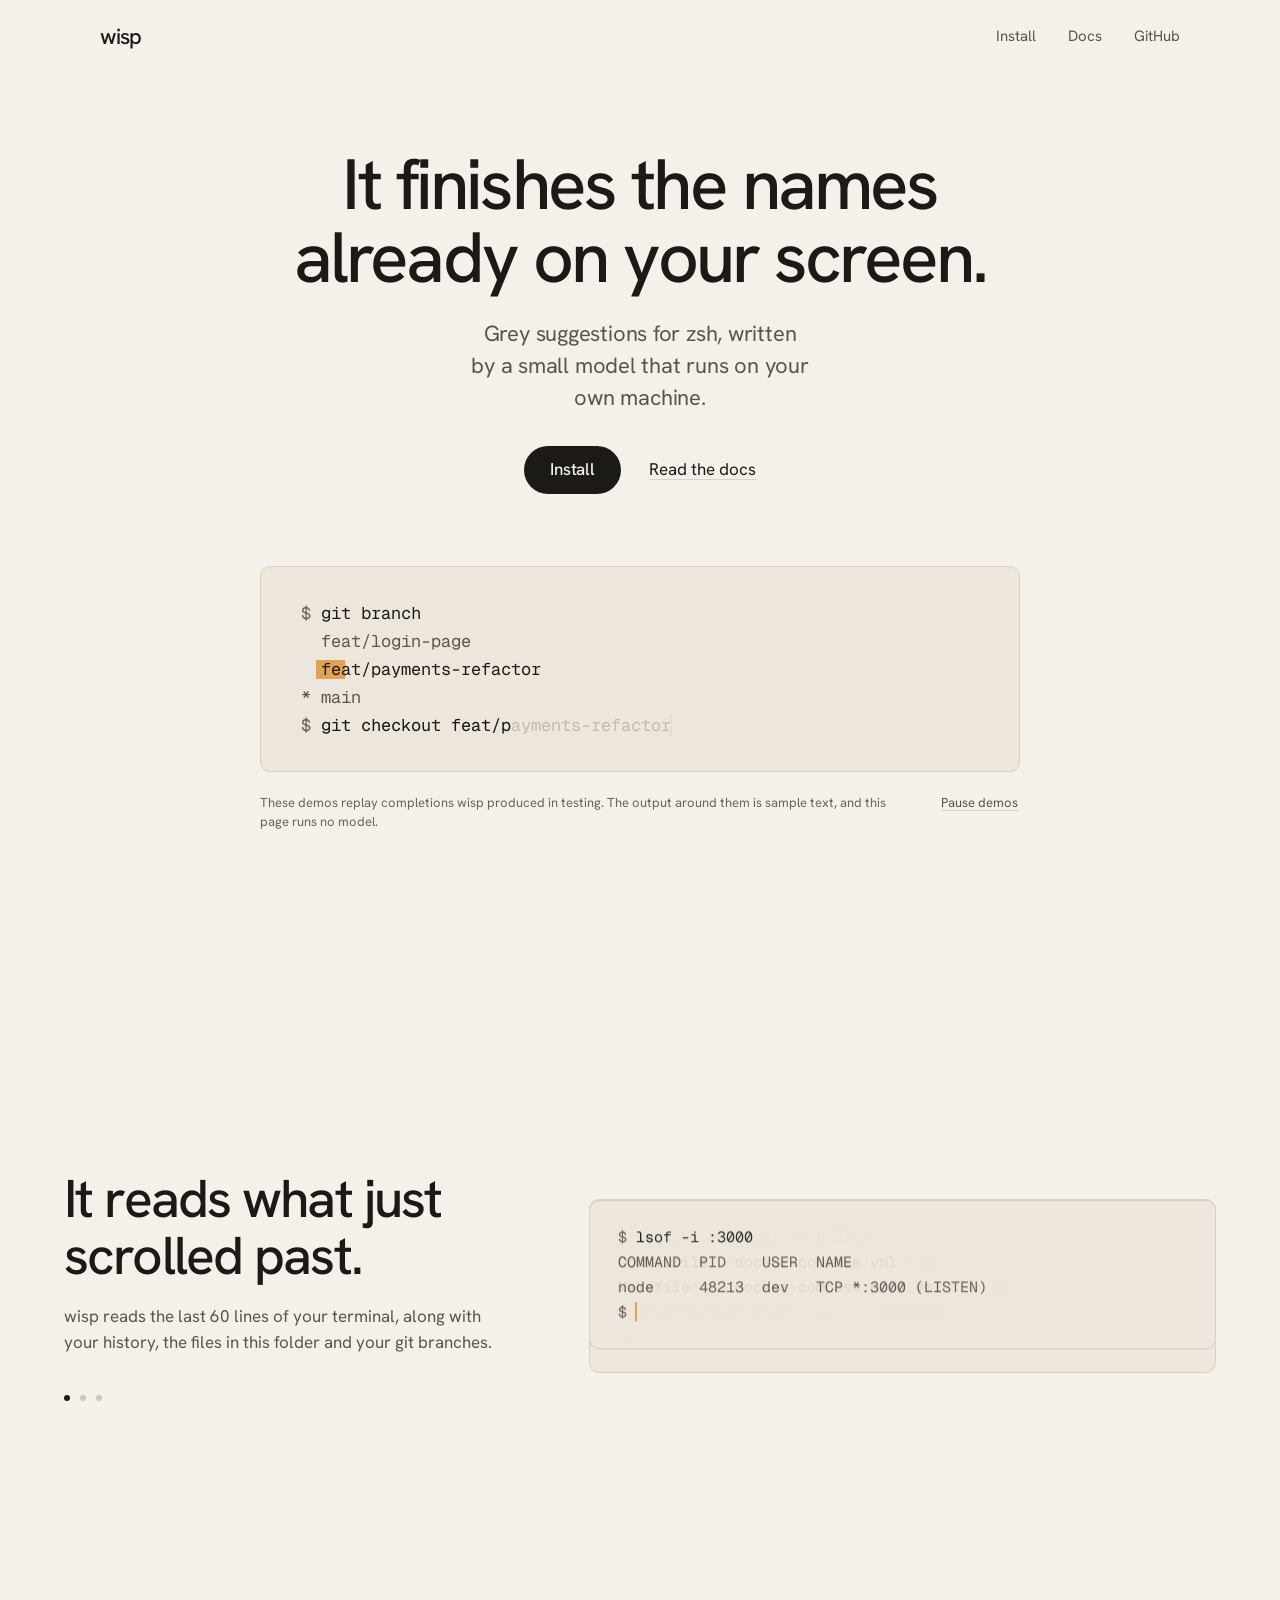
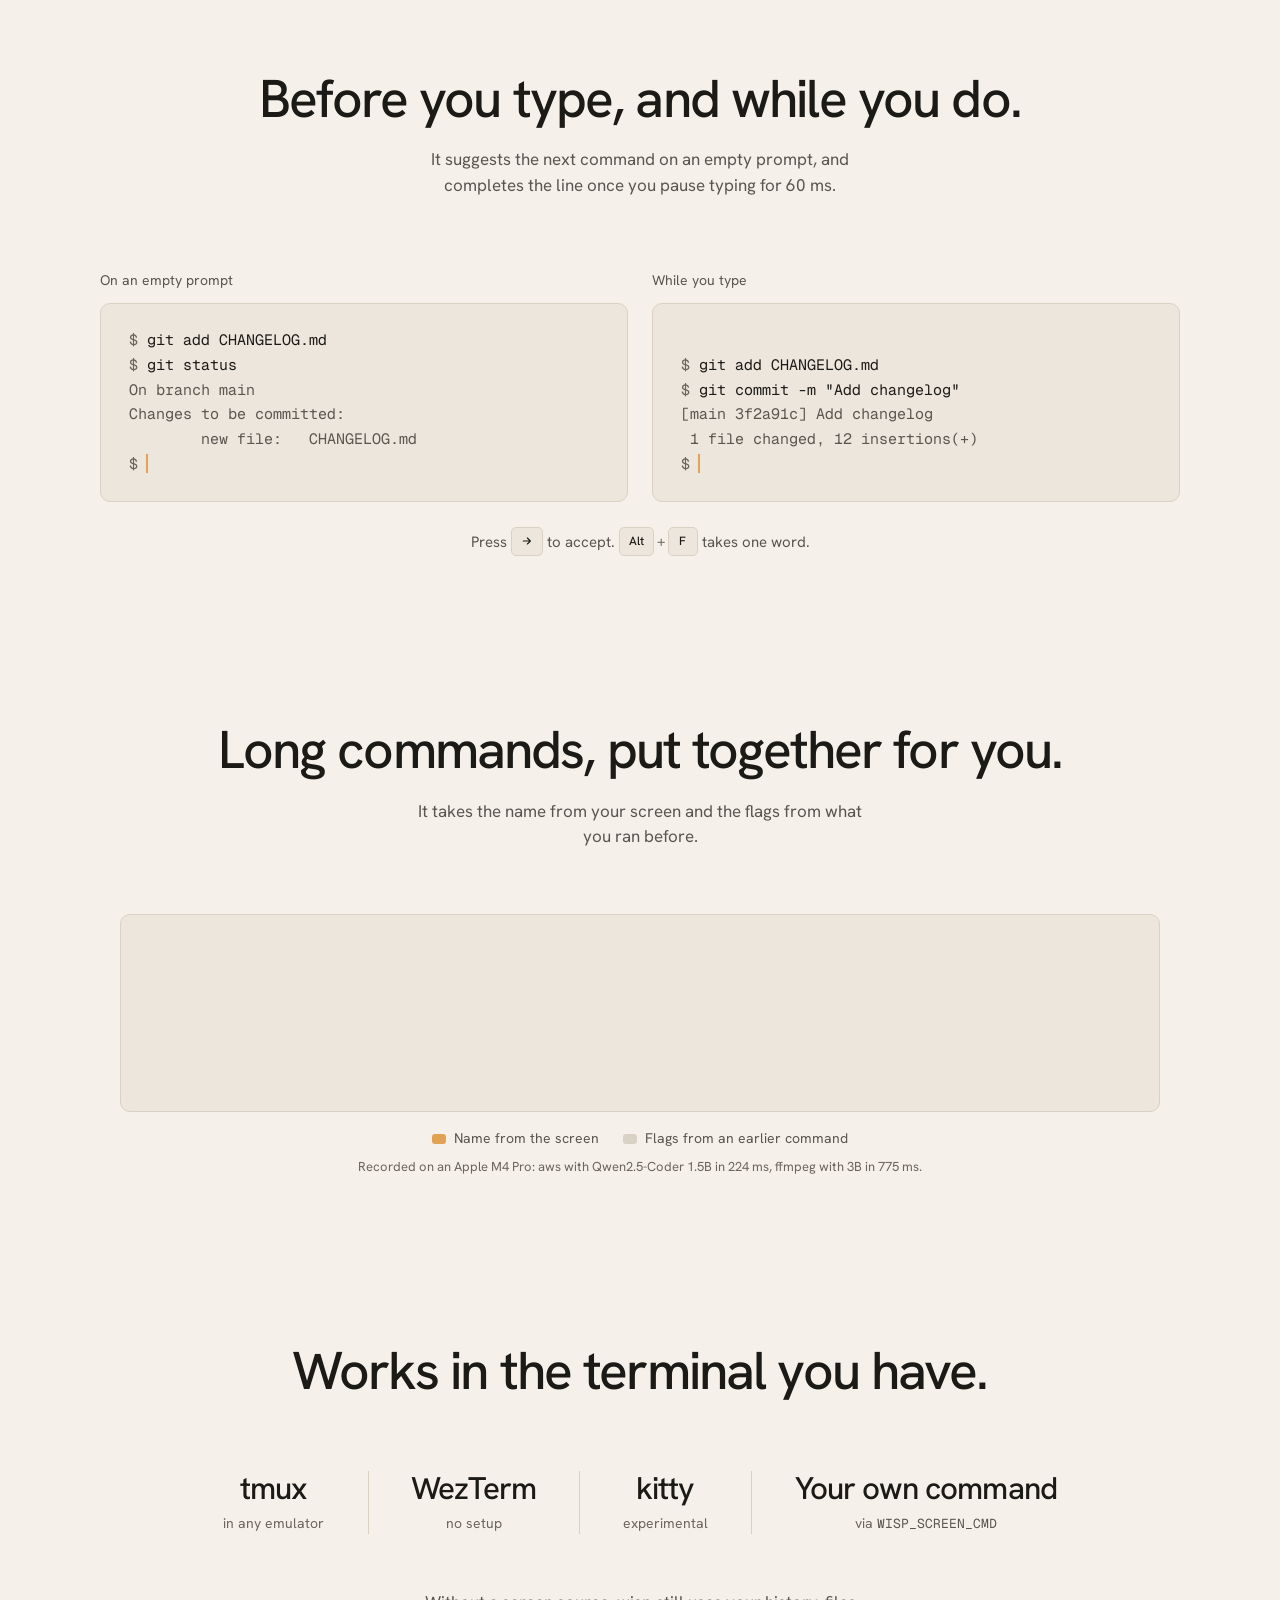
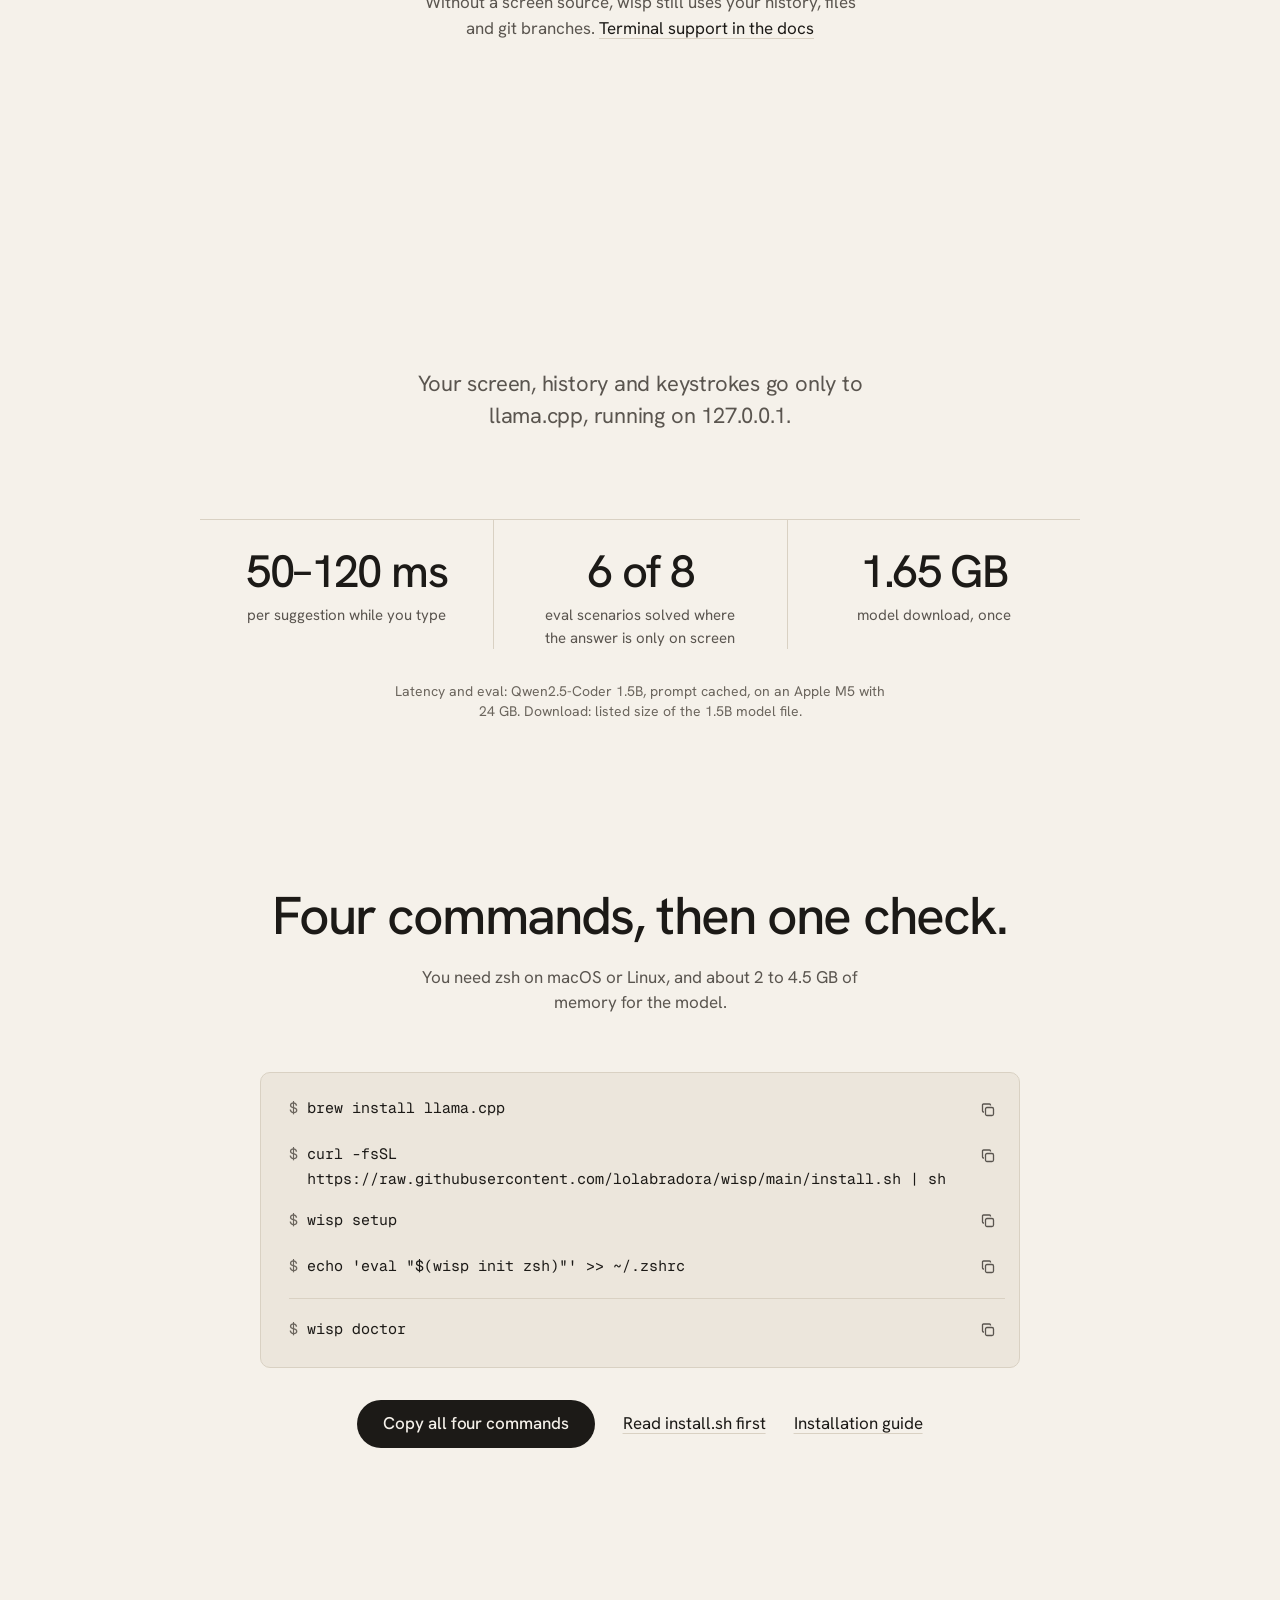
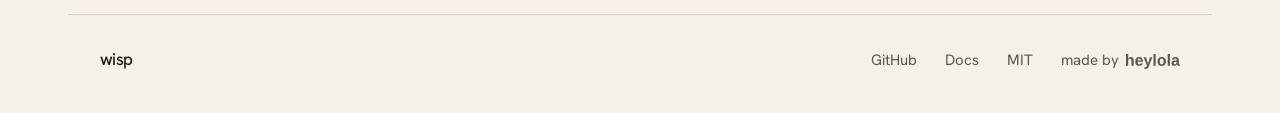
<file: site/index.html>
<!doctype html>
<html lang="en">
<head>
  <meta charset="utf-8">
  <meta name="viewport" content="width=device-width, initial-scale=1">
  <meta http-equiv="Content-Security-Policy" content="default-src 'none'; script-src 'self'; style-src 'self'; img-src 'self'; font-src 'self'; connect-src 'self'; base-uri 'none'; form-action 'none'">
  <title>wisp: zsh suggestions from what's on your screen</title>
  <meta name="description" content="wisp completes zsh commands with names already on your screen: branches, files, pods, PIDs. A small model runs on your own Mac or Linux machine.">
  <link rel="canonical" href="https://wisp.heylola.ro/">
  <meta name="theme-color" content="#f5f1ea">
  <meta name="color-scheme" content="light">

  <meta property="og:type" content="website">
  <meta property="og:site_name" content="wisp">
  <meta property="og:url" content="https://wisp.heylola.ro/">
  <meta property="og:title" content="wisp finishes the names already on your screen">
  <meta property="og:description" content="Grey ghost-text suggestions for zsh, from a small model on your own machine. Works with tmux, WezTerm and kitty (experimental). MIT.">
  <meta property="og:image" content="https://wisp.heylola.ro/assets/og.png">
  <meta property="og:image:width" content="1200">
  <meta property="og:image:height" content="630">
  <meta property="og:image:alt" content="A light terminal line reading git checkout feat/p, with the rest of the branch name, ayments-refactor, suggested in grey. Headline: It finishes the names already on your screen.">
  <meta name="twitter:card" content="summary_large_image">
  <meta name="twitter:title" content="wisp finishes the names already on your screen">
  <meta name="twitter:description" content="Grey ghost-text suggestions for zsh, from a small model on your own machine. Works with tmux, WezTerm and kitty (experimental). MIT.">
  <meta name="twitter:image" content="https://wisp.heylola.ro/assets/og.png">

  <link rel="icon" href="assets/favicon.svg" type="image/svg+xml">
  <link rel="preload" href="assets/fonts/hanken-grotesk-latin.woff2" as="font" type="font/woff2" crossorigin>
  <link rel="preload" href="assets/fonts/geist-mono-latin.woff2" as="font" type="font/woff2" crossorigin>
  <link rel="stylesheet" href="assets/style.css">
  <script src="assets/main.js" defer></script>
</head>
<body>
  <a class="skip" href="#install">Skip to install</a>

  <header class="top">
    <a class="wordmark" href="#top" aria-label="wisp, back to top">wisp</a>
    <nav class="nav" aria-label="Site">
      <a href="#install">Install</a>
      <a href="https://github.com/lolabradora/wisp/wiki">Docs</a>
      <a href="https://github.com/lolabradora/wisp">GitHub</a>
    </nav>
  </header>

  <main id="top">
    <!-- S1 · Hero -->
    <section class="hero" aria-labelledby="hero-title">
      <h1 id="hero-title" class="display">It finishes the names already on your screen.</h1>
      <p class="lead">Grey suggestions for zsh, written by a small model that runs on your own machine.</p>
      <p class="actions">
        <a class="pill" href="#install">Install</a>
        <a class="link" href="https://github.com/lolabradora/wisp/wiki">Read the docs</a>
      </p>

      <figure class="demo hero-demo">
        <div class="term" data-loop role="img" aria-label="Demo: git branch lists feat/payments-refactor. Typing git checkout feat/p, wisp suggests the rest of that branch name in grey, and the right arrow key accepts it. Then ls lists CHANGELOG.md, and typing nvim CHANG, wisp suggests ELOG.md.">
          <div class="scene has-out has-ghost has-key" data-scene aria-hidden="true">
            <div class="ln c"><span class="ps">$</span> git branch</div>
            <div class="ln">  feat/login-page</div>
            <div class="ln">  <span class="src">feat/payments-refactor</span></div>
            <div class="ln">* main</div>
            <div class="ln prompt">
              <span class="cmd">
                <span class="live"><span class="ps">$</span> <span class="typed">git checkout feat/p</span><i class="caret"></i><span class="ghost">ayments-refactor</span></span>
                <span class="done"><span class="ps">$</span> git checkout feat/payments-refactor<i class="caret"></i></span>
              </span>
              <kbd class="key"><svg viewBox="0 0 16 16"><path d="M3 8h9.5M8.5 4l4 4-4 4"/></svg></kbd>
            </div>
          </div>
          <div class="scene is-off" data-scene aria-hidden="true">
            <div class="ln c"><span class="ps">$</span> ls</div>
            <div class="ln"><span class="src">CHANGELOG.md</span>  Cargo.toml  README.md  src</div>
            <div class="ln prompt">
              <span class="cmd">
                <span class="live"><span class="ps">$</span> <span class="typed">nvim CHANG</span><i class="caret"></i><span class="ghost">ELOG.md</span></span>
                <span class="done"><span class="ps">$</span> nvim CHANGELOG.md<i class="caret"></i></span>
              </span>
              <kbd class="key"><svg viewBox="0 0 16 16"><path d="M3 8h9.5M8.5 4l4 4-4 4"/></svg></kbd>
            </div>
          </div>
        </div>
        <figcaption class="demo-foot">
          <span>These demos replay completions wisp produced in testing. The output around them is sample text, and this page runs no model.</span>
          <button type="button" class="toggle" data-toggle aria-pressed="false" hidden>Pause demos</button>
        </figcaption>
      </figure>
    </section>

    <!-- S2 · Reads what just scrolled past -->
    <section class="reads" aria-labelledby="reads-title" data-reads>
      <div class="reads-stage">
        <div class="reads-copy">
          <h2 id="reads-title" class="h2">It reads what just scrolled past.</h2>
          <p class="body">wisp reads the last 60 lines of your terminal, along with your history, the files in this folder and your git branches.</p>
          <ol class="dots" aria-hidden="true"><li></li><li></li><li></li></ol>
        </div>
        <div class="reads-shots">
          <figure class="shot" data-step="0">
            <div class="term" role="img" aria-label="Demo: kubectl get pods shows api-7d9f8b6c4-x2kqp crash-looping. Typing kubectl logs -n billing api, wisp suggests the rest of the pod name.">
              <div class="scene has-out has-ghost has-key" data-scene aria-hidden="true">
                <div class="ln c"><span class="ps">$</span> kubectl get pods -n billing</div>
                <div class="ln">NAME                  READY  STATUS</div>
                <div class="ln"><span class="src">api-7d9f8b6c4-x2kqp</span>   0/1    CrashLoopBackOff</div>
                <div class="ln">web-5c8d7f9b6-mn4lz   1/1    Running</div>
                <div class="ln prompt">
                  <span class="cmd">
                    <span class="live"><span class="ps">$</span> <span class="typed">kubectl logs -n billing api</span><i class="caret"></i><span class="ghost">-7d9f8b6c4-x2kqp</span></span>
                    <span class="done"><span class="ps">$</span> kubectl logs -n billing api-7d9f8b6c4-x2kqp<i class="caret"></i></span>
                  </span>
                  <kbd class="key"><svg viewBox="0 0 16 16"><path d="M3 8h9.5M8.5 4l4 4-4 4"/></svg></kbd>
                </div>
              </div>
            </div>
          </figure>
          <figure class="shot" data-step="1">
            <div class="term" role="img" aria-label="Demo: ls lists docker-compose.yml and docker-compose.prod.yml. Typing docker compose -f docker-compose.p, wisp suggests rod.yml.">
              <div class="scene has-out has-ghost has-key" data-scene aria-hidden="true">
                <div class="ln c"><span class="ps">$</span> ls</div>
                <div class="ln">Dockerfile   docker-compose.yml</div>
                <div class="ln">Makefile     <span class="src">docker-compose.prod.yml</span></div>
                <div class="ln prompt">
                  <span class="cmd">
                    <span class="live"><span class="ps">$</span> <span class="typed">docker compose -f docker-compose.p</span><i class="caret"></i><span class="ghost">rod.yml</span></span>
                    <span class="done"><span class="ps">$</span> docker compose -f docker-compose.prod.yml<i class="caret"></i></span>
                  </span>
                  <kbd class="key"><svg viewBox="0 0 16 16"><path d="M3 8h9.5M8.5 4l4 4-4 4"/></svg></kbd>
                </div>
              </div>
            </div>
          </figure>
          <figure class="shot" data-step="2">
            <div class="term" role="img" aria-label="Demo: lsof shows node listening on port 3000 with PID 48213. Typing kill, wisp suggests 48213.">
              <div class="scene has-out has-ghost has-key" data-scene aria-hidden="true">
                <div class="ln c"><span class="ps">$</span> lsof -i :3000</div>
                <div class="ln">COMMAND  PID    USER  NAME</div>
                <div class="ln">node     <span class="src">48213</span>  dev   TCP *:3000 (LISTEN)</div>
                <div class="ln prompt">
                  <span class="cmd">
                    <span class="live"><span class="ps">$</span> <span class="typed">kill </span><i class="caret"></i><span class="ghost">48213</span></span>
                    <span class="done"><span class="ps">$</span> kill 48213<i class="caret"></i></span>
                  </span>
                  <kbd class="key"><svg viewBox="0 0 16 16"><path d="M3 8h9.5M8.5 4l4 4-4 4"/></svg></kbd>
                </div>
              </div>
            </div>
          </figure>
        </div>
      </div>
      <div class="reads-track" aria-hidden="true">
        <span data-marker="0"></span><span data-marker="1"></span><span data-marker="2"></span>
      </div>
    </section>

    <!-- S3 · Before and while typing -->
    <section class="moments" aria-labelledby="moments-title">
      <header class="head">
        <h2 id="moments-title" class="h2">Before you type, and while you do.</h2>
        <p class="body">It suggests the next command on an empty prompt, and completes the line once you pause typing for 60&nbsp;ms.</p>
      </header>
      <div class="pair">
        <figure class="shot" data-once>
          <figcaption class="shot-label">On an empty prompt</figcaption>
          <div class="term" role="img" aria-label="Demo: after git add CHANGELOG.md and git status, the prompt is empty and wisp suggests git commit -m &quot;Add CHANGELOG.md&quot; in grey.">
            <div class="scene has-out has-ghost has-key" data-scene aria-hidden="true">
              <div class="ln c"><span class="ps">$</span> git add CHANGELOG.md</div>
              <div class="ln c"><span class="ps">$</span> git status</div>
              <div class="ln">On branch main</div>
              <div class="ln">Changes to be committed:</div>
              <div class="ln">        new file:   CHANGELOG.md</div>
              <div class="ln prompt">
                <span class="cmd">
                  <span class="live"><span class="ps">$</span> <span class="typed"></span><i class="caret"></i><span class="ghost">git commit -m "Add CHANGELOG.md"</span></span>
                  <span class="done"><span class="ps">$</span> git commit -m "Add CHANGELOG.md"<i class="caret"></i></span>
                </span>
                <kbd class="key"><svg viewBox="0 0 16 16"><path d="M3 8h9.5M8.5 4l4 4-4 4"/></svg></kbd>
              </div>
            </div>
          </div>
        </figure>
        <figure class="shot" data-once>
          <figcaption class="shot-label">While you type</figcaption>
          <div class="term" role="img" aria-label="Demo: after a commit, typing git p, wisp suggests ush in grey, completing git push.">
            <div class="scene has-out has-ghost has-key" data-scene aria-hidden="true">
              <div class="ln c"><span class="ps">$</span> git add CHANGELOG.md</div>
              <div class="ln c"><span class="ps">$</span> git commit -m "Add changelog"</div>
              <div class="ln">[main 3f2a91c] Add changelog</div>
              <div class="ln"> 1 file changed, 12 insertions(+)</div>
              <div class="ln prompt">
                <span class="cmd">
                  <span class="live"><span class="ps">$</span> <span class="typed">git p</span><i class="caret"></i><span class="ghost">ush</span></span>
                  <span class="done"><span class="ps">$</span> git push<i class="caret"></i></span>
                </span>
                <kbd class="key"><svg viewBox="0 0 16 16"><path d="M3 8h9.5M8.5 4l4 4-4 4"/></svg></kbd>
              </div>
            </div>
          </div>
        </figure>
      </div>
      <p class="keys">Press <kbd class="keycap"><svg viewBox="0 0 16 16" aria-hidden="true"><path d="M3 8h9.5M8.5 4l4 4-4 4"/></svg><span class="sr-only">the right arrow key</span></kbd> to accept. <kbd class="keycap"><span class="keycap-text">Alt</span></kbd><span class="plus">+</span><kbd class="keycap"><span class="keycap-text">F</span></kbd> takes one word.</p>
    </section>

    <!-- S3b · Long commands -->
    <section class="long" aria-labelledby="long-title">
      <header class="head">
        <h2 id="long-title" class="h2">Long commands, put together for you.</h2>
        <p class="body">It takes the name from your screen and the flags from what you ran before.</p>
      </header>
      <figure class="demo long-demo">
        <div class="term" data-loop role="img" aria-label="Demo: an earlier aws logs tail command for billing-webhook is on screen, followed by a list of log groups that includes billing-invoice-sync. Typing aws logs tail /aws/lambda/billing-i, wisp suggests the rest: billing-invoice-sync with the same --since 30m --follow --format short --profile prod flags as the earlier command. Then, after an earlier ffmpeg encode and an ffprobe of launch-demo.mov, typing ffmpeg -i la, wisp suggests the same encode for launch-demo.mov, writing launch-demo.mp4.">
          <div class="scene has-out has-ghost has-key" data-scene data-latency="224" aria-hidden="true">
            <div class="ln c"><span class="ps">$</span> aws logs tail /aws/lambda/billing-webhook <span class="src alt">--since 30m --follow --format short --profile prod</span></div>
            <div class="ln">2026-11-13T09:41:07 START RequestId: 7f3c2e1a Version: $LATEST</div>
            <div class="ln c"><span class="ps">$</span> aws logs describe-log-groups --output text</div>
            <div class="ln"><span class="src">/aws/lambda/billing-invoice-sync</span>  /aws/lambda/billing-webhook  /ecs/checkout-api</div>
            <div class="ln prompt">
              <span class="cmd">
                <span class="live"><span class="ps">$</span> <span class="typed">aws logs tail /aws/lambda/billing-i</span><i class="caret"></i><span class="ghost">nvoice-sync --since 30m --follow --format short --profile prod</span></span>
                <span class="done"><span class="ps">$</span> aws logs tail /aws/lambda/billing-invoice-sync --since 30m --follow --format short --profile prod<i class="caret"></i></span>
              </span>
              <kbd class="key"><svg viewBox="0 0 16 16"><path d="M3 8h9.5M8.5 4l4 4-4 4"/></svg></kbd>
            </div>
          </div>
          <div class="scene is-off" data-scene data-latency="775" aria-hidden="true">
            <div class="ln c"><span class="ps">$</span> ffmpeg -i intro.mov <span class="src alt">-vf scale=1920:-2 -c:v libx264 -crf 20 -preset slow -c:a aac -b:a 192k</span> intro.mp4</div>
            <div class="ln">frame= 3214 fps= 61 q=-1.0 Lsize=   41872kB time=00:01:47.21 speed=2.03x</div>
            <div class="ln c"><span class="ps">$</span> ffprobe -hide_banner <span class="src">launch-demo.mov</span></div>
            <div class="ln">  Stream #0:0: Video: prores (HQ), yuv422p10le, 3840x2160, 29.97 fps</div>
            <div class="ln prompt">
              <span class="cmd">
                <span class="live"><span class="ps">$</span> <span class="typed">ffmpeg -i la</span><i class="caret"></i><span class="ghost">unch-demo.mov -vf scale=1920:-2 -c:v libx264 -crf 20 -preset slow -c:a aac -b:a 192k launch-demo.mp4</span></span>
                <span class="done"><span class="ps">$</span> ffmpeg -i launch-demo.mov -vf scale=1920:-2 -c:v libx264 -crf 20 -preset slow -c:a aac -b:a 192k launch-demo.mp4<i class="caret"></i></span>
              </span>
              <kbd class="key"><svg viewBox="0 0 16 16"><path d="M3 8h9.5M8.5 4l4 4-4 4"/></svg></kbd>
            </div>
          </div>
        </div>
        <figcaption class="legend">
          <span><i class="sw"></i>Name from the screen</span>
          <span><i class="sw alt"></i>Flags from an earlier command</span>
          <span class="legend-note">Recorded on an Apple M4 Pro: aws with Qwen2.5-Coder 1.5B in 224&nbsp;ms, ffmpeg with 3B in 775&nbsp;ms.</span>
        </figcaption>
      </figure>
    </section>

    <!-- S4 · Works in your terminal -->
    <section class="terminals" aria-labelledby="terminals-title">
      <h2 id="terminals-title" class="h2">Works in the terminal you have.</h2>
      <ul class="names">
        <li><span class="name">tmux</span><span class="name-note">in any emulator</span></li>
        <li><span class="name">WezTerm</span><span class="name-note">no setup</span></li>
        <li><span class="name">kitty</span><span class="name-note">experimental</span></li>
        <li><span class="name">Your own command</span><span class="name-note">via <code>WISP_SCREEN_CMD</code></span></li>
      </ul>
      <p class="body center">Without a screen source, wisp still uses your history, files and git branches. <a class="link" href="https://github.com/lolabradora/wisp/wiki/Terminal-support">Terminal support in the docs</a></p>
    </section>

    <!-- S5 · Local + numbers -->
    <section class="local" aria-labelledby="local-title">
      <h2 id="local-title" class="h2 statement" data-lines><span class="l"><span>Nothing you type</span></span> <span class="l"><span>leaves your machine.</span></span></h2>
      <p class="lead center">Your screen, history and keystrokes go only to llama.cpp, running on <span class="nowrap">127.0.0.1</span>.</p>
      <dl class="figures">
        <div><dt>per suggestion while you type</dt><dd>50–120&nbsp;ms</dd></div>
        <div><dt>eval scenarios solved where the answer is only on screen</dt><dd>6 of 8</dd></div>
        <div><dt>model download, once</dt><dd>1.65&nbsp;GB</dd></div>
      </dl>
      <p class="small center">Latency and eval: Qwen2.5-Coder 1.5B, prompt cached, on an Apple M5 with 24&nbsp;GB. Download: listed size of the 1.5B model file.</p>
    </section>

    <!-- S6 · Install -->
    <section class="install" id="install" aria-labelledby="install-title">
      <h2 id="install-title" class="h2">Four commands, then one check.</h2>
      <p class="body center">You need zsh on macOS or Linux, and about 2 to 4.5&nbsp;GB of memory for the model.</p>
      <div class="install-panel">
        <ol class="cmds">
          <li><code>brew install llama.cpp</code><button type="button" class="copy" data-copy aria-label="Copy command: brew install llama.cpp" hidden><svg viewBox="0 0 16 16" aria-hidden="true"><rect x="5.5" y="5.5" width="8" height="8" rx="1.5"/><path d="M10.5 3.5v-.5a1 1 0 0 0-1-1h-6a1 1 0 0 0-1 1v6a1 1 0 0 0 1 1h.5"/></svg><span class="copied" aria-hidden="true">Copied</span></button></li>
          <li><code>curl -fsSL https://raw.githubusercontent.com/lolabradora/wisp/main/install.sh | sh</code><button type="button" class="copy" data-copy aria-label="Copy command: curl install.sh" hidden><svg viewBox="0 0 16 16" aria-hidden="true"><rect x="5.5" y="5.5" width="8" height="8" rx="1.5"/><path d="M10.5 3.5v-.5a1 1 0 0 0-1-1h-6a1 1 0 0 0-1 1v6a1 1 0 0 0 1 1h.5"/></svg><span class="copied" aria-hidden="true">Copied</span></button></li>
          <li><code>wisp setup</code><button type="button" class="copy" data-copy aria-label="Copy command: wisp setup" hidden><svg viewBox="0 0 16 16" aria-hidden="true"><rect x="5.5" y="5.5" width="8" height="8" rx="1.5"/><path d="M10.5 3.5v-.5a1 1 0 0 0-1-1h-6a1 1 0 0 0-1 1v6a1 1 0 0 0 1 1h.5"/></svg><span class="copied" aria-hidden="true">Copied</span></button></li>
          <li><code>echo 'eval "$(wisp init zsh)"' &gt;&gt; ~/.zshrc</code><button type="button" class="copy" data-copy aria-label="Copy command: add wisp init to ~/.zshrc" hidden><svg viewBox="0 0 16 16" aria-hidden="true"><rect x="5.5" y="5.5" width="8" height="8" rx="1.5"/><path d="M10.5 3.5v-.5a1 1 0 0 0-1-1h-6a1 1 0 0 0-1 1v6a1 1 0 0 0 1 1h.5"/></svg><span class="copied" aria-hidden="true">Copied</span></button></li>
          <li class="check"><code>wisp doctor</code><button type="button" class="copy" data-copy aria-label="Copy command: wisp doctor" hidden><svg viewBox="0 0 16 16" aria-hidden="true"><rect x="5.5" y="5.5" width="8" height="8" rx="1.5"/><path d="M10.5 3.5v-.5a1 1 0 0 0-1-1h-6a1 1 0 0 0-1 1v6a1 1 0 0 0 1 1h.5"/></svg><span class="copied" aria-hidden="true">Copied</span></button></li>
        </ol>
      </div>
      <p class="actions">
        <button type="button" class="pill" data-copy-all hidden>Copy all four commands</button>
        <a class="link" href="https://github.com/lolabradora/wisp/blob/main/install.sh">Read install.sh first</a>
        <a class="link" href="https://github.com/lolabradora/wisp/wiki/Installation">Installation guide</a>
      </p>
    </section>
  </main>

  <footer class="foot">
    <a class="wordmark" href="#top">wisp</a>
    <a href="https://github.com/lolabradora/wisp">GitHub</a>
    <a href="https://github.com/lolabradora/wisp/wiki">Docs</a>
    <span>MIT</span>
    <a class="maker" href="https://github.com/lolabradora">made by <img src="assets/heylola.svg" alt="HEYLOLA" width="64" height="18"></a>
  </footer>

  <p class="sr-only" role="status" data-status></p>
</body>
</html>
</file>
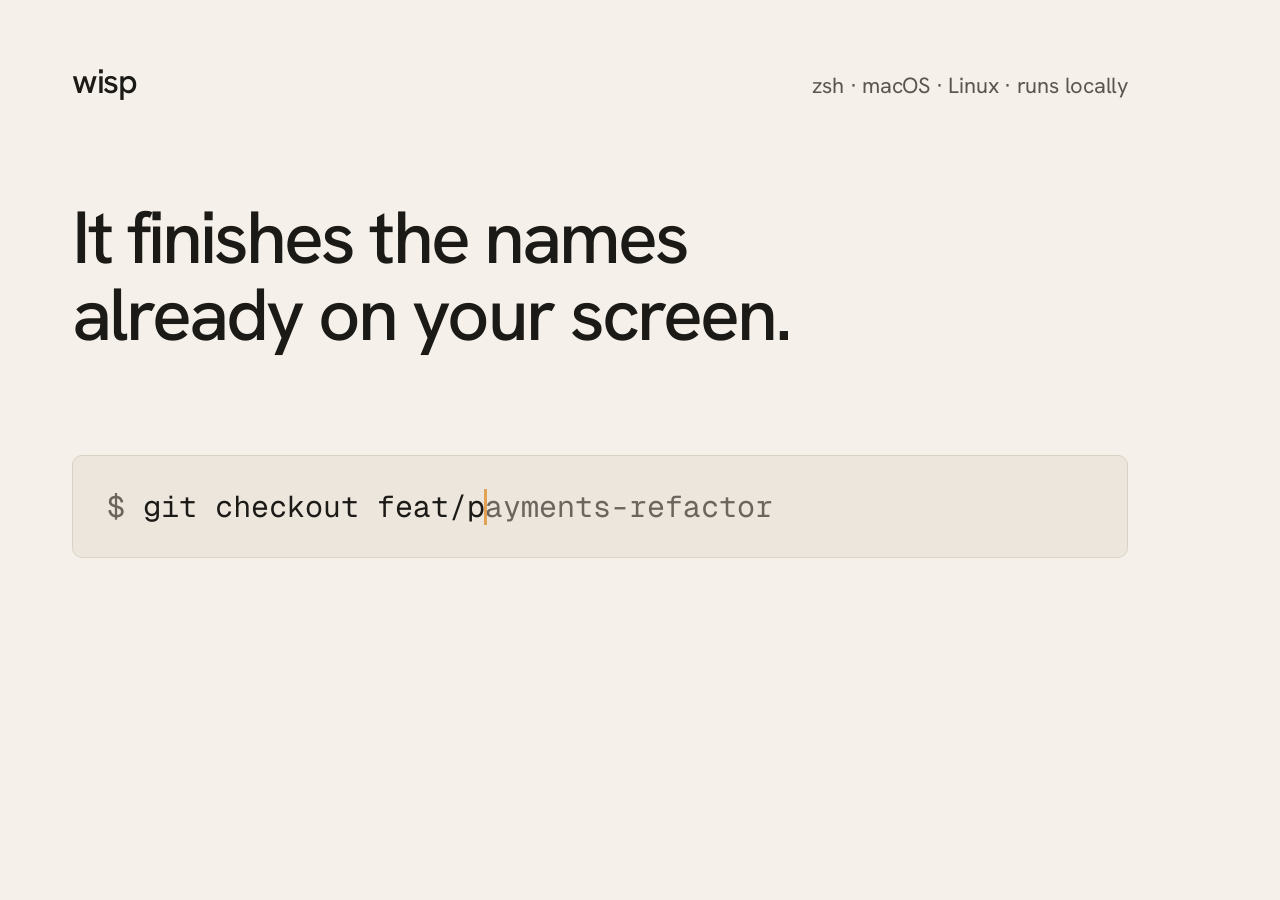
<file: .impeccable/og/og.html>
<!doctype html>
<html lang="en">
<head>
<meta charset="utf-8">
<title>wisp og:image source (1200x630)</title>
<!-- Source for site/assets/og.png. Render at 1200x630 with headless Chrome; see site/assets/og.png.json. -->
<link rel="stylesheet" href="../../site/assets/style.css">
<style>
  html, body { width: 1200px; height: 630px; overflow: hidden; }
  body { display: flex; flex-direction: column; justify-content: space-between; padding: 64px 72px 72px; }
  .mark { font: 500 34px/1 var(--sans); letter-spacing: -0.04em; color: var(--graphite); display: flex; justify-content: space-between; align-items: baseline; }
  .mark span { font: 400 22px/1 var(--sans); letter-spacing: -0.01em; color: var(--graphite-2); }
  h1 { font: 500 74px/1.04 var(--sans); letter-spacing: -0.04em; max-width: 21ch; text-wrap: balance; margin: 0; }
  .og-term { font-size: 30px; padding: 26px 34px; border-radius: 10px; }
  .og-term .ln { white-space: pre; }
  .og-term .caret { height: 1.2em; }
  .og-term .caret::after { width: 3px; animation: none; }
</style>
</head>
<body>
  <div class="mark">wisp <span>zsh · macOS · Linux · runs locally</span></div>
  <h1>It finishes the names already on your screen.</h1>
  <div class="term og-term">
    <div class="scene has-out has-ghost">
      <div class="ln prompt"><span class="cmd"><span class="live"><span class="ps">$</span> git checkout feat/p<i class="caret"></i><span class="ghost">ayments-refactor</span></span></span></div>
    </div>
  </div>
</body>
</html>
</file>
<file: site/assets/style.css>
/* wisp landing v2 · HEYLOLA paper system. Light only. */

@font-face {
  font-family: "Hanken Grotesk";
  src: url("fonts/hanken-grotesk-latin.woff2") format("woff2");
  font-weight: 100 900;
  font-display: swap;
  unicode-range: U+0000-00FF, U+0131, U+0152-0153, U+02BB-02BC, U+02C6, U+02DA, U+02DC, U+0304, U+0308, U+0329, U+2000-206F, U+20AC, U+2122, U+2191, U+2193, U+2212, U+2215, U+FEFF, U+FFFD;
}
@font-face {
  font-family: "Hanken Grotesk";
  src: url("fonts/hanken-grotesk-latin-ext.woff2") format("woff2");
  font-weight: 100 900;
  font-display: swap;
  unicode-range: U+0100-02BA, U+02BD-02C5, U+02C7-02CC, U+02CE-02D7, U+02DD-02FF, U+0304, U+0308, U+0329, U+1D00-1DBF, U+1E00-1E9F, U+1EF2-1EFF, U+2020, U+20A0-20AB, U+20AD-20C0, U+2113, U+2C60-2C7F, U+A720-A7FF;
}
@font-face {
  font-family: "Geist Mono";
  src: url("fonts/geist-mono-latin.woff2") format("woff2");
  font-weight: 100 900;
  font-display: swap;
}

:root {
  --paper: #f5f1ea;
  --paper-2: #ece6dc;
  --paper-3: #e2dbce;
  --line: #d9d1c3;
  --graphite: #1c1a17;
  --graphite-2: #5a554f;
  --graphite-3: #6b655d;
  --amber: #e2a254;

  --sans: "Hanken Grotesk", ui-sans-serif, system-ui, sans-serif;
  --mono: "Geist Mono", ui-monospace, "SF Mono", Menlo, monospace;

  /* motion tokens */
  --ease-settle: cubic-bezier(0.16, 1, 0.3, 1);
  --ease-ghost: cubic-bezier(0.2, 0, 0, 1);
  --ease-accept: cubic-bezier(0.32, 0.72, 0, 1);
  --m-settle: 640ms;
  --m-ghost: 180ms;
  --m-accept: 320ms;

  --gutter: clamp(16px, 4vw, 32px);
  --col: 1080px;
  --section: clamp(112px, 13vw, 184px);
  --fs-term: clamp(0.71875rem, 0.55rem + 0.75vw, 0.9375rem);

  color-scheme: light;
  scrollbar-color: var(--line) var(--paper);
}

*, *::before, *::after { box-sizing: border-box; }

html { -webkit-text-size-adjust: 100%; text-size-adjust: 100%; scroll-behavior: smooth; }
@media (prefers-reduced-motion: reduce) { html { scroll-behavior: auto; } }

body {
  margin: 0;
  background: var(--paper);
  color: var(--graphite);
  font: 400 1.0625rem/1.5 var(--sans);
  font-optical-sizing: auto;
  -webkit-font-smoothing: antialiased;
  overflow-x: clip;
}

h1, h2, p, figure, ol, ul, dl, dd { margin: 0; }
ol, ul { padding: 0; list-style: none; }
img, svg { display: block; }
code, kbd { font-family: var(--mono); font-size: 0.9em; }
button { font: inherit; color: inherit; }

::selection { background: var(--amber); color: var(--graphite); }

:focus-visible {
  outline: 2px solid var(--graphite);
  outline-offset: 3px;
  box-shadow: 0 0 0 3px var(--amber);
  border-radius: 6px;
}

.sr-only {
  position: absolute; width: 1px; height: 1px; padding: 0; margin: -1px;
  overflow: hidden; clip-path: inset(50%); white-space: nowrap; border: 0;
}
.nowrap { white-space: nowrap; }
.center { text-align: center; margin-inline: auto; }

.skip {
  position: absolute; left: var(--gutter); top: 12px; z-index: 10;
  padding: 8px 16px; border-radius: 999px;
  background: var(--graphite); color: var(--paper); text-decoration: none;
  transform: translateY(-160%);
}
.skip:focus-visible { transform: none; }

/* ---------- Type ---------- */

.display {
  font-size: clamp(2.375rem, 1.1rem + 4.2vw, 4.75rem);
  font-weight: 500;
  line-height: 1.02;
  letter-spacing: -0.04em;
  text-wrap: balance;
  max-width: 20ch;
  margin-inline: auto;
}
.h2 {
  font-size: clamp(2rem, 1.25rem + 2.6vw, 3.5rem);
  font-weight: 500;
  line-height: 1.06;
  letter-spacing: -0.035em;
  text-wrap: balance;
}
.lead {
  font-size: clamp(1.125rem, 1rem + 0.5vw, 1.375rem);
  line-height: 1.45;
  letter-spacing: -0.01em;
  color: var(--graphite-2);
  text-wrap: pretty;
  max-width: 34ch;
}
.body { color: var(--graphite-2); max-width: 46ch; text-wrap: pretty; }
.small { font-size: 0.875rem; line-height: 1.45; color: var(--graphite-3); max-width: 62ch; text-wrap: pretty; }

.link {
  color: var(--graphite);
  text-decoration: underline;
  text-decoration-color: var(--line);
  text-decoration-thickness: 1px;
  text-underline-offset: 0.25em;
  transition: text-decoration-color 150ms ease;
}
@media (hover: hover) and (pointer: fine) {
  .link:hover { text-decoration-color: var(--graphite); }
}

.pill {
  display: inline-flex; align-items: center; justify-content: center;
  min-height: 48px; padding: 0 26px;
  border: 0; border-radius: 999px;
  background: var(--graphite); color: var(--paper);
  font-weight: 500; font-size: 1.0625rem; letter-spacing: -0.005em;
  text-decoration: none; cursor: pointer;
  transition: transform 160ms var(--ease-accept), opacity 150ms ease;
}
@media (hover: hover) and (pointer: fine) {
  .pill:hover { opacity: 0.88; }
}
.pill:active { transform: scale(0.97); }

.actions {
  display: flex; flex-wrap: wrap; align-items: center; justify-content: center;
  gap: 16px 28px;
}

/* ---------- Header / footer ---------- */

.top, .foot {
  max-width: calc(var(--col) + 2 * var(--gutter));
  margin-inline: auto;
  padding-inline: var(--gutter);
  display: flex; align-items: center;
}
.top { height: 72px; justify-content: space-between; }
.wordmark {
  font-weight: 500; font-size: 1.375rem; letter-spacing: -0.04em;
  color: var(--graphite); text-decoration: none;
}
.nav { display: flex; gap: clamp(18px, 3vw, 32px); }
.nav a, .foot a, .foot span {
  color: var(--graphite-2); text-decoration: none; font-size: 0.9375rem;
}
@media (hover: hover) and (pointer: fine) {
  .nav a:hover, .foot a:hover { color: var(--graphite); }
}

.foot {
  flex-wrap: wrap; gap: 12px 28px;
  padding-block: 32px 40px;
  border-top: 1px solid var(--line);
}
.foot .wordmark { font-size: 1.0625rem; margin-right: auto; color: var(--graphite); }
.foot .maker { display: inline-flex; align-items: center; gap: 7px; }
.foot .maker img { height: 15px; width: auto; transform: translateY(2px); }
@media (max-width: 480px) {
  .foot { gap: 12px 16px; }
  .foot a, .foot span { font-size: 0.875rem; }
  .foot .maker { gap: 5px; }
  .foot .maker img { height: 13px; }
}

/* ---------- Sections ---------- */

main > section {
  padding: var(--section) var(--gutter) 0;
  max-width: calc(var(--col) + 2 * var(--gutter));
  margin-inline: auto;
}
main > section:last-child { padding-bottom: var(--section); }

.hero { text-align: center; padding-top: clamp(40px, 6vw, 88px) !important; }
.hero .lead { margin: 24px auto 0; }
.hero .actions { margin-top: 32px; }
.hero-demo { max-width: 760px; margin: clamp(48px, 6vw, 72px) auto 0; text-align: left; }

.head { text-align: center; }
.head .body, section > .body { margin: 20px auto 0; }

/* ---------- Terminal ---------- */

.term {
  display: grid;
  background: var(--paper-2);
  border: 1px solid var(--line);
  border-radius: 10px;
  padding: 24px 28px;
  font: 400 var(--fs-term)/1.65 var(--mono);
  color: var(--graphite-2);
  font-variant-ligatures: none;
}
@media (max-width: 560px) { .term { padding: 18px 16px; } }
/* The hero demo is the page's proof, so it reads at body size on wide screens. */
.hero-demo .term { --fs-term: clamp(0.75rem, 0.5rem + 0.85vw, 1.0625rem); }
@media (min-width: 900px) { .hero-demo .term { padding: 32px 40px; } }

.scene {
  grid-area: 1 / 1;
  display: flex; flex-direction: column; justify-content: flex-end;
  min-width: 0;
  transition: opacity 400ms var(--ease-settle);
}
.scene.is-off { opacity: 0; }

.ln { white-space: pre-wrap; overflow-wrap: anywhere; min-height: 1.65em; }
.ln.c, .prompt { color: var(--graphite); }
.ps { color: var(--graphite-3); }

.prompt { display: flex; align-items: flex-end; gap: 12px; }
.cmd { display: grid; flex: 1; min-width: 0; }
.live, .done { grid-area: 1 / 1; white-space: pre-wrap; overflow-wrap: anywhere; }
.done { opacity: 0; transition: opacity var(--m-accept) var(--ease-accept); }
.ghost { color: var(--graphite-3); opacity: 0; transition: opacity var(--m-ghost) var(--ease-ghost); }

.caret { position: relative; display: inline-block; width: 0; height: 1.25em; vertical-align: -0.28em; }
.caret::after {
  content: ""; position: absolute; left: -1px; top: 0;
  width: 2px; height: 100%;
  background: var(--amber);
  animation: blink 1s steps(1) infinite;
}
.live .caret { transition: opacity 120ms linear; }
.done .caret::after { opacity: 1; }

.src { position: relative; z-index: 0; white-space: nowrap; }
.has-lit .src { color: var(--graphite); }
.src::before {
  content: ""; position: absolute; z-index: -1;
  inset: 0.1em -0.3em 0.05em;
  border-radius: 3px;
  background: var(--amber);
  transform: scaleX(0); transform-origin: left center;
  transition: transform var(--m-accept) var(--ease-accept);
}

.key {
  flex: none;
  display: inline-grid; place-items: center;
  width: 2.1em; height: 1.6em;
  margin-bottom: 0.03em;
  border: 1px solid var(--line); border-radius: 5px;
  background: var(--paper);
  color: var(--graphite);
  opacity: 0;
  transition: opacity var(--m-ghost) var(--ease-ghost), transform 160ms var(--ease-accept);
}
.key svg, .keycap svg {
  width: 1em; height: 1em;
  fill: none; stroke: currentColor; stroke-width: 1.5; stroke-linecap: round; stroke-linejoin: round;
}

/* states (the static HTML carries the settled frame) */
.scene:not(.has-out) .ln { opacity: 0; transform: translateY(6px); }
.scene .ln {
  transition: opacity var(--m-settle) var(--ease-settle), transform var(--m-settle) var(--ease-settle);
  transition-delay: calc(var(--i, 0) * 40ms);
}
.scene.no-tx, .scene.no-tx * , .scene.no-tx *::before { transition: none !important; }
.has-ghost .ghost { opacity: 1; }
.has-key .key { opacity: 1; }
.is-press .key { transform: scale(0.94); transition-duration: 80ms; }
.has-accept .done { opacity: 1; }
.has-accept .live .caret { opacity: 0; transition: none; } /* one caret at a time */
/* Hide the typed layer once the accepted line is fully in. A long line can wrap differently in
   the two layers, and leaving both visible would overprint them. */
.live { transition: opacity 120ms linear; }
.has-accept .live { opacity: 0; transition-delay: var(--m-accept); }
.has-accept .key { opacity: 0; transition-delay: 240ms; }
.has-lit .src::before { transform: scaleX(1); }
/* Second source (history), lit after the first so the eye follows name, then flags. */
/* It can wrap, so it is painted as a cloned inline background instead of a scaled block. */
.src.alt { white-space: normal; border-radius: 3px; box-decoration-break: clone; -webkit-box-decoration-break: clone;
  transition: background-color var(--m-accept) var(--ease-accept) 160ms; }
.src.alt::before { content: none; }
.has-lit .src.alt { background-color: var(--line); }
.is-typing .caret::after, .is-paused .caret::after { animation: none; }
.done .caret::after { animation: none; }
.has-accept .done .caret::after { animation: blink 1s steps(1) 400ms infinite; }

@keyframes blink { 50% { opacity: 0; } }

.demo-foot {
  display: flex; justify-content: space-between; align-items: baseline; gap: 12px 24px;
  margin-top: 16px;
  font-size: 0.8125rem; line-height: 1.45; color: var(--graphite-3);
}
.toggle {
  flex: none;
  padding: 6px 2px; border: 0; background: none; cursor: pointer;
  color: var(--graphite-2); font-size: 0.8125rem;
  text-decoration: underline; text-decoration-color: var(--line); text-underline-offset: 0.25em;
}
@media (hover: hover) and (pointer: fine) { .toggle:hover { color: var(--graphite); text-decoration-color: var(--graphite); } }
@media (max-width: 560px) { .demo-foot { flex-direction: column; } }

.shot-label { font-size: 0.875rem; color: var(--graphite-2); margin-bottom: 12px; }

/* ---------- S2 · reads (stacked by default) ---------- */

.reads-stage { display: grid; gap: 48px; }
.reads-copy { text-align: center; }
.reads-copy .body { margin: 20px auto 0; }
.reads-shots { display: grid; gap: 40px; max-width: 760px; width: 100%; margin-inline: auto; }
.dots, .reads-track { display: none; }

@media (min-width: 960px) and (prefers-reduced-motion: no-preference) {
  .motion .reads {
    display: grid;
    max-width: none;
    padding-top: calc(var(--section) - 18svh);
  }
  .motion .reads-stage, .motion .reads-track { grid-area: 1 / 1; }
  .motion .reads-stage {
    position: sticky; top: 0; align-self: start;
    height: 100svh;
    width: 100%; max-width: calc(1180px + 2 * var(--gutter));
    margin-inline: auto; padding-inline: var(--gutter);
    grid-template-columns: 5fr 7fr; align-items: center; gap: clamp(48px, 6vw, 96px);
  }
  .motion .reads-copy { text-align: left; }
  .motion .reads-copy .body { margin-left: 0; }
  .motion .reads-shots { grid-template-areas: "s"; gap: 0; }
  .motion .reads .shot {
    grid-area: s;
    opacity: 0; transform: translateY(12px);
    transition: opacity 200ms var(--ease-ghost), transform 200ms var(--ease-ghost);
    pointer-events: none;
  }
  .motion .reads[data-active="0"] .shot[data-step="0"],
  .motion .reads[data-active="1"] .shot[data-step="1"],
  .motion .reads[data-active="2"] .shot[data-step="2"] {
    opacity: 1; transform: none; pointer-events: auto;
    transition-duration: var(--m-settle); transition-timing-function: var(--ease-settle);
    transition-delay: 120ms;
  }
  .motion .dots { display: flex; gap: 10px; margin-top: 40px; }
  .motion .dots li {
    width: 6px; height: 6px; border-radius: 50%;
    background: var(--graphite); opacity: 0.2;
    transition: opacity 200ms ease;
  }
  .motion .reads[data-active="0"] .dots li:nth-child(1),
  .motion .reads[data-active="1"] .dots li:nth-child(2),
  .motion .reads[data-active="2"] .dots li:nth-child(3) { opacity: 1; }
  .motion .reads-track { display: block; position: relative; height: 270svh; }
  .motion .reads-track span { position: absolute; left: 0; width: 1px; }
  .motion .reads-track [data-marker="0"] { top: 0; height: 90svh; }
  .motion .reads-track [data-marker="1"] { top: 90svh; height: 80svh; }
  .motion .reads-track [data-marker="2"] { top: 170svh; height: 100svh; }
  .motion .moments { padding-top: calc(var(--section) - 18svh); }
}

/* ---------- S3 · moments ---------- */

.pair {
  display: grid; gap: 40px 24px;
  margin-top: clamp(48px, 6vw, 72px);
}
.pair .shot { display: flex; flex-direction: column; }
.pair .term { flex: 1; }
@media (min-width: 900px) { .pair { grid-template-columns: 1fr 1fr; } }

.long-demo { max-width: 1040px; margin: clamp(40px, 5vw, 64px) auto 0; }
.legend {
  display: flex; flex-wrap: wrap; justify-content: center; gap: 8px 24px;
  margin-top: 16px; font-size: 0.875rem; color: var(--graphite-2);
}
.legend span { display: inline-flex; align-items: center; gap: 8px; }
.legend .sw { width: 14px; height: 10px; border-radius: 3px; background: var(--amber); }
.legend .sw.alt { background: var(--line); }
.legend-note { flex-basis: 100%; justify-content: center; text-align: center; color: var(--graphite-3); font-size: 0.8125rem; }

.keys { margin-top: 28px; text-align: center; color: var(--graphite-2); font-size: 0.9375rem; }
.keycap {
  display: inline-flex; align-items: center; justify-content: center;
  min-width: 2em; padding: 0.5em 0.6em; line-height: 1;
  vertical-align: middle; margin-top: -0.2em;
  border: 1px solid var(--line); border-radius: 5px;
  background: var(--paper-2); color: var(--graphite);
  font-size: 1em; line-height: 1;
}
.keycap-text { font-family: var(--sans); font-size: 0.75rem; font-weight: 500; line-height: 1; }
.keycap svg { width: 0.75rem; height: 0.75rem; }
.keys .plus { margin: 0 0.2em; color: var(--graphite-3); }

/* ---------- S4 · terminals ---------- */

.terminals { text-align: center; }
.names {
  display: flex; flex-wrap: wrap; justify-content: center;
  margin: clamp(40px, 5vw, 64px) auto clamp(32px, 4vw, 48px);
}
.names li {
  display: flex; flex-direction: column; align-items: center; gap: 6px;
  padding: 8px clamp(20px, 3.4vw, 44px);
}
.names li { position: relative; }
.names li + li::before {
  content: ""; position: absolute; left: 0; top: 8px; bottom: 8px;
  width: 1px; background: var(--line);
}
.name { font-size: clamp(1.375rem, 1rem + 1.2vw, 2rem); font-weight: 500; letter-spacing: -0.03em; line-height: 1.15; }
.name-note { font-size: 0.875rem; color: var(--graphite-3); }
.name-note code { font-size: 0.8125rem; color: var(--graphite-2); }
@media (max-width: 720px) {
  .names { display: grid; grid-template-columns: 1fr 1fr; gap: 28px 0; max-width: 440px; }
  .names li:nth-child(odd)::before { content: none; }
}

/* ---------- S5 · local ---------- */

.local { text-align: center; }
.statement { font-size: clamp(2.25rem, 1.2rem + 3.6vw, 4.25rem); letter-spacing: -0.04em; line-height: 1.04; }
.statement .l { display: block; overflow: clip; padding-bottom: 0.08em; margin-bottom: -0.08em; }
.statement .l > span { display: inline-block; }
.local .lead { margin-top: 24px; max-width: 40ch; }

.figures {
  display: grid; grid-template-columns: repeat(3, 1fr);
  max-width: 880px; margin: clamp(56px, 7vw, 88px) auto 0;
  border-top: 1px solid var(--line);
}
.figures div { display: flex; flex-direction: column-reverse; justify-content: flex-end; gap: 8px; padding: 28px 20px 0; }
.figures div + div { border-left: 1px solid var(--line); }
.figures dd {
  font-size: clamp(2rem, 1.4rem + 1.8vw, 3rem); font-weight: 500; letter-spacing: -0.035em; line-height: 1.05;
  font-variant-numeric: tabular-nums; white-space: nowrap;
}
.figures dt { font-size: 0.9375rem; color: var(--graphite-2); text-wrap: balance; }
.local .small { margin-top: 32px; }
@media (max-width: 720px) {
  .figures { grid-template-columns: 1fr; border-top: 0; max-width: 360px; }
  .figures div { padding: 22px 16px; border-top: 1px solid var(--line); }
  .figures div + div { border-left: 0; }
}

/* ---------- S6 · install ---------- */

.install { text-align: center; }
.install-panel {
  max-width: 760px; margin: clamp(40px, 5vw, 56px) auto 0;
  text-align: left;
  background: var(--paper-2); border: 1px solid var(--line); border-radius: 10px;
  padding: 14px 14px 14px 28px;
}
@media (max-width: 560px) { .install-panel { padding: 10px 8px 10px 16px; } }
.cmds li {
  display: flex; align-items: flex-start; gap: 12px;
  padding: 6px 0;
}
.cmds code {
  flex: 1; min-width: 0;
  font: 400 var(--fs-term)/1.65 var(--mono);
  color: var(--graphite);
  white-space: pre-wrap; overflow-wrap: anywhere;
  padding-left: 1.2em; text-indent: -1.2em;
  padding-top: 0.25em;
}
.cmds code::before { content: "$ "; color: var(--graphite-3); }
.cmds .check { margin-top: 8px; padding-top: 14px; border-top: 1px solid var(--line); }

.copy {
  position: relative; flex: none;
  display: grid; place-items: center;
  width: 34px; height: 34px;
  border: 0; border-radius: 8px; background: none; cursor: pointer;
  color: var(--graphite-2);
  transition: background-color 150ms ease, transform 160ms var(--ease-accept);
}
.copy svg { width: 16px; height: 16px; fill: none; stroke: currentColor; stroke-width: 1.3; }
.copy:active { transform: scale(0.94); }
@media (hover: hover) and (pointer: fine) { .copy:hover { background: var(--paper-3); color: var(--graphite); } }
.copied {
  position: absolute; right: calc(100% + 6px); top: 50%;
  font-size: 0.8125rem; color: var(--graphite-2);
  opacity: 0; transform: translateY(-50%);
  transition: opacity var(--m-ghost) var(--ease-ghost);
  pointer-events: none;
}
.copy.is-copied .copied { opacity: 1; }
.copy.is-copied svg { opacity: 0.35; }
.install .actions { margin-top: 32px; }

/* ---------- S5 line reveal (only when JS adds .motion) ---------- */

.motion [data-lines] .l > span {
  transform: translateY(105%); opacity: 0;
  transition: opacity var(--m-settle) var(--ease-settle), transform var(--m-settle) var(--ease-settle);
}
.motion [data-lines] .l + .l > span { transition-delay: 80ms; }
.motion [data-lines].is-in .l > span { transform: none; opacity: 1; }

@media (prefers-reduced-motion: reduce) {
  .caret::after, .has-accept .done .caret::after { animation: none; }
}

/* ---------- 404 ---------- */

.lost {
  min-height: calc(100svh - 72px);
  display: flex; flex-direction: column; align-items: center; justify-content: center; gap: 24px;
  padding: 48px var(--gutter) 96px; text-align: center;
}
.lost .term { width: min(560px, 100%); text-align: left; margin-bottom: 16px; }
.lost .body { margin-inline: auto; }
</file>
